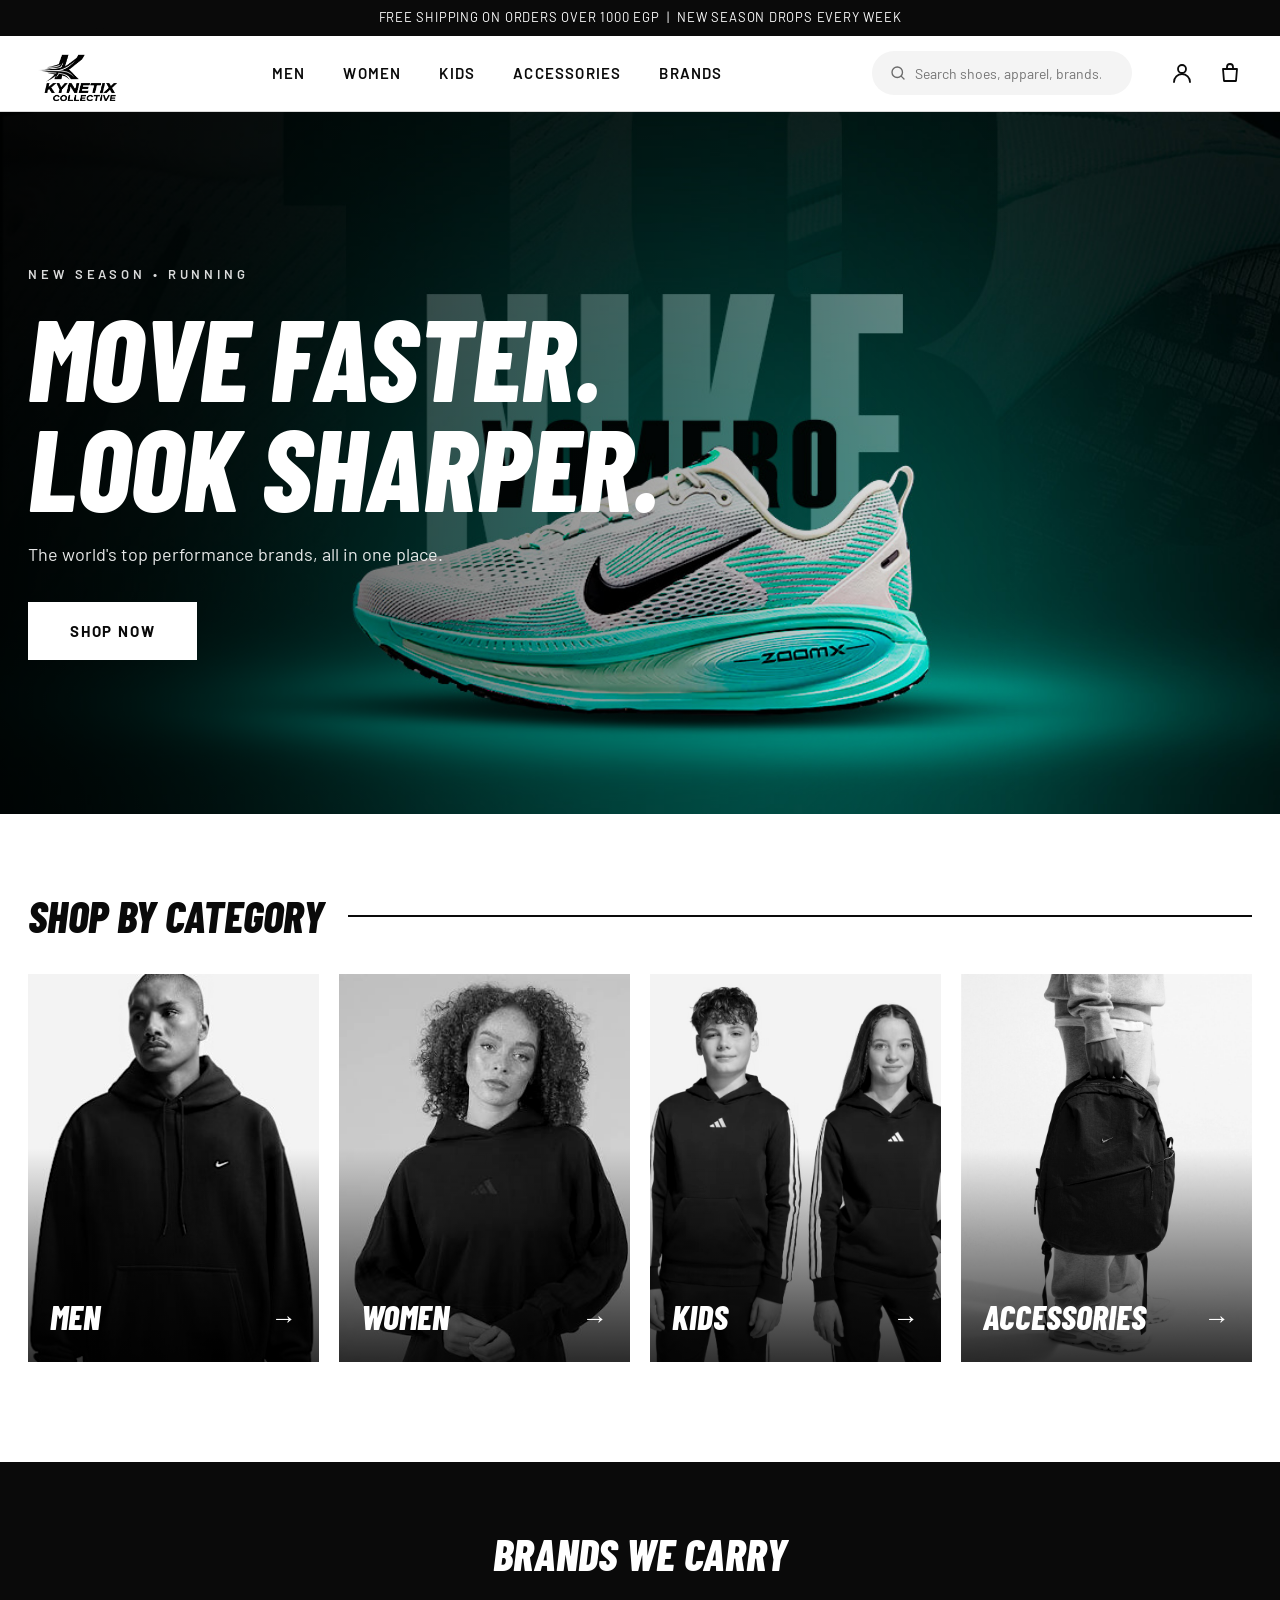
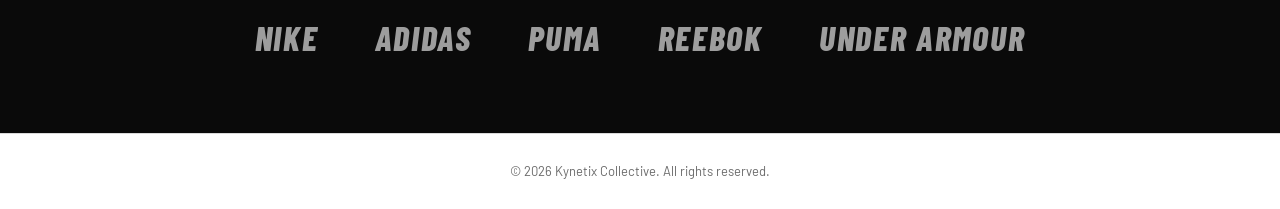
<file: v1.21/index.html>
<!DOCTYPE html>
<html lang="en">
<head>
  <meta charset="UTF-8">
  <meta name="viewport" content="width=device-width, initial-scale=1.0">
  <title>Kynetix Collective | Premium Sportswear</title>
  <meta name="description" content="Shop sportswear from Nike, Adidas, Puma, Reebok and Under Armour at Kynetix Collective.">
  <link rel="preconnect" href="https://fonts.googleapis.com">
  <link rel="preconnect" href="https://fonts.gstatic.com" crossorigin>
  <link href="https://fonts.googleapis.com/css2?family=Barlow:ital,wght@0,400;0,500;0,600;1,700;1,800;1,900&family=Barlow+Condensed:ital,wght@1,700;1,800&display=swap" rel="stylesheet">
  <link rel="stylesheet" href="style.css">
</head>
<body>

  <div class="announce">Free shipping on orders over 1000 EGP &nbsp;|&nbsp; New season drops every week</div>

  <!-- HEADER -->
  <header class="header">
    <div class="header__inner">

      <button class="icon-btn menu-toggle" id="menuToggle" aria-label="Open menu" aria-expanded="false">
        <svg viewBox="0 0 24 24"><path d="M3 6h18M3 12h18M3 18h18"/></svg>
      </button>

      <a href="index.html" class="logo" aria-label="Kynetix Collective home">
        <img src="images/logo.png" alt="Kynetix Collective" id="logoImg">
        <span class="logo__fallback" id="logoFallback" hidden>
          <strong>KYNETIX</strong><small>COLLECTIVE</small>
        </span>
      </a>

      <nav class="nav" id="nav" aria-label="Main">
        <div class="nav-item">
          <a href="shop.html?category=Men">Men</a>
          <div class="dropdown">
            <a href="shop.html?category=Men&sub=Shoes">Shoes</a>
            <a href="shop.html?category=Men&sub=Tops">Tops & T-Shirts</a>
            <a href="shop.html?category=Men&sub=Hoodies">Hoodies & Jackets</a>
            <a href="shop.html?category=Men&sub=Pants">Pants & Shorts</a>
          </div>
        </div>

        <div class="nav-item">
          <a href="shop.html?category=Women">Women</a>
          <div class="dropdown">
            <a href="shop.html?category=Women&sub=Shoes">Shoes</a>
            <a href="shop.html?category=Women&sub=Tops">Tops & Sports Bras</a>
            <a href="shop.html?category=Women&sub=Leggings">Leggings & Shorts</a>
            <a href="shop.html?category=Women&sub=Hoodies">Hoodies & Jackets</a>
          </div>
        </div>

        <div class="nav-item">
          <a href="shop.html?category=Kids">Kids</a>
          <div class="dropdown">
            <a href="shop.html?category=Kids&sub=Shoes">Shoes</a>
            <a href="shop.html?category=Kids&sub=Boys">Boys Clothing</a>
            <a href="shop.html?category=Kids&sub=Girls">Girls Clothing</a>
          </div>
        </div>

        <div class="nav-item">
          <a href="shop.html?category=Accessories">Accessories</a>
          <div class="dropdown">
            <a href="shop.html?category=Accessories&sub=Bags">Bags & Backpacks</a>
            <a href="shop.html?category=Accessories&sub=Hats">Hats & Caps</a>
            <a href="shop.html?category=Accessories&sub=Socks">Socks & Gear</a>
          </div>
        </div>

        <div class="nav-item">
          <a href="shop.html">Brands</a>
          <div class="dropdown">
            <a href="shop.html?brand=Nike">Nike</a>
            <a href="shop.html?brand=Adidas">Adidas</a>
            <a href="shop.html?brand=Puma">Puma</a>
            <a href="shop.html?brand=Reebok">Reebok</a>
            <a href="shop.html?brand=Under Armour">Under Armour</a>
          </div>
        </div>
      </nav>

      <form class="search" role="search" id="searchForm">
        <svg viewBox="0 0 24 24" aria-hidden="true"><circle cx="11" cy="11" r="7"/><path d="M20 20l-3.5-3.5"/></svg>
        <input type="search" id="searchInput" placeholder="Search shoes, apparel, brands..." aria-label="Search">
      </form>

      <div class="actions">
        <button class="icon-btn" id="accountBtn" aria-label="Sign in or log in">
          <svg viewBox="0 0 24 24"><circle cx="12" cy="8" r="4"/><path d="M4 21c0-4.4 3.6-8 8-8s8 3.6 8 8"/></svg>
        </button>
        <button class="icon-btn bag-btn" id="bagBtn" aria-label="Open shopping bag">
          <svg viewBox="0 0 24 24"><path d="M5 8h14l-1 12H6L5 8z"/><path d="M9 8V6a3 3 0 016 0v2"/></svg>
          <span class="bag-count" id="bagCount">0</span>
        </button>
      </div>
    </div>
  </header>

  <main>
    <!-- HERO -->
    <section class="hero" id="hero">
      <img class="hero__img" src="images/hero-shoe.jpg" alt="Colorful running shoe" id="heroImg">
      <div class="hero__overlay"></div>
      <div class="hero__content">
        <p class="eyebrow">New Season &bull; Running</p>
        <h1>Move Faster.<br>Look Sharper.</h1>
        <p class="hero__sub">The world's top performance brands, all in one place.</p>
        <a href="shop.html" class="btn btn--white">Shop Now</a>
      </div>
    </section>

    <!-- CATEGORIES -->
    <section class="section" id="categories">
      <div class="section__head">
        <h2>Shop by Category</h2>
        <span class="line"></span>
      </div>

      <div class="cat-grid">
        <a href="shop.html?category=Men" class="cat" id="men">
          <img src="images/cat-men.jpg" alt="" loading="lazy">
          <div class="cat__label"><span>Men</span><i>&rarr;</i></div>
        </a>
        <a href="shop.html?category=Women" class="cat" id="women">
          <img src="images/cat-women.jpg" alt="" loading="lazy">
          <div class="cat__label"><span>Women</span><i>&rarr;</i></div>
        </a>
        <a href="shop.html?category=Kids" class="cat" id="kids">
          <img src="images/cat-kids.jpg" alt="" loading="lazy">
          <div class="cat__label"><span>Kids</span><i>&rarr;</i></div>
        </a>
        <a href="shop.html?category=Accessories" class="cat" id="accessories">
          <img src="images/cat-accessories.jpg" alt="" loading="lazy">
          <div class="cat__label"><span>Accessories</span><i>&rarr;</i></div>
        </a>
      </div>
    </section>

    <!-- BRANDS -->
    <section class="brands" id="brands">
      <div class="brands__inner">
        <h2>Brands We Carry</h2>
        <ul>
          <li><a href="shop.html?brand=Nike">Nike</a></li>
          <li><a href="shop.html?brand=Adidas">Adidas</a></li>
          <li><a href="shop.html?brand=Puma">Puma</a></li>
          <li><a href="shop.html?brand=Reebok">Reebok</a></li>
          <li><a href="shop.html?brand=Under Armour">Under Armour</a></li>
        </ul>
      </div>
    </section>
  </main>

  <footer class="footer">
    <p>&copy; <span id="year"></span> Kynetix Collective. All rights reserved.</p>
  </footer>

  <!-- BAG DRAWER -->
  <div class="overlay" id="overlay"></div>
  <aside class="drawer" id="bagDrawer" aria-hidden="true" aria-label="Shopping bag">
    <div class="drawer__head">
      <h3>Your Bag</h3>
      <button class="icon-btn" id="closeBag" aria-label="Close bag">
        <svg viewBox="0 0 24 24"><path d="M5 5l14 14M19 5L5 19"/></svg>
      </button>
    </div>
    <div class="drawer__body" id="bagItems"></div>
    <div class="drawer__foot">
      <div class="total"><span>Subtotal</span><strong id="bagTotal">0.00 EGP</strong></div>
      <button class="btn btn--black btn--full" id="checkoutBtn">Checkout</button>
    </div>
  </aside>

  <!-- ACCOUNT MODAL -->
  <div class="modal" id="authModal" aria-hidden="true" role="dialog" aria-label="Account">
    <div class="modal__box">
      <button class="icon-btn modal__close" id="closeAuth" aria-label="Close">
        <svg viewBox="0 0 24 24"><path d="M5 5l14 14M19 5L5 19"/></svg>
      </button>
      <div class="tabs">
        <button class="tab is-active" data-tab="login">Log In</button>
        <button class="tab" data-tab="signup">Sign Up</button>
      </div>
      <form class="auth-form" id="loginForm">
        <label>Email<input type="email" required placeholder="you@example.com"></label>
        <label>Password<input type="password" required placeholder="••••••••"></label>
        <button class="btn btn--black btn--full" type="submit">Log In</button>
      </form>
      <form class="auth-form" id="signupForm" hidden>
        <label>Full name<input type="text" required placeholder="Your name"></label>
        <label>Email<input type="email" required placeholder="you@example.com"></label>
        <label>Password<input type="password" required minlength="6" placeholder="At least 6 characters"></label>
        <button class="btn btn--black btn--full" type="submit">Create Account</button>
      </form>
    </div>
  </div>

  <div class="toast" id="toast" role="status"></div>

  <script src="script.js"></script>
</body>
</html>
</file>
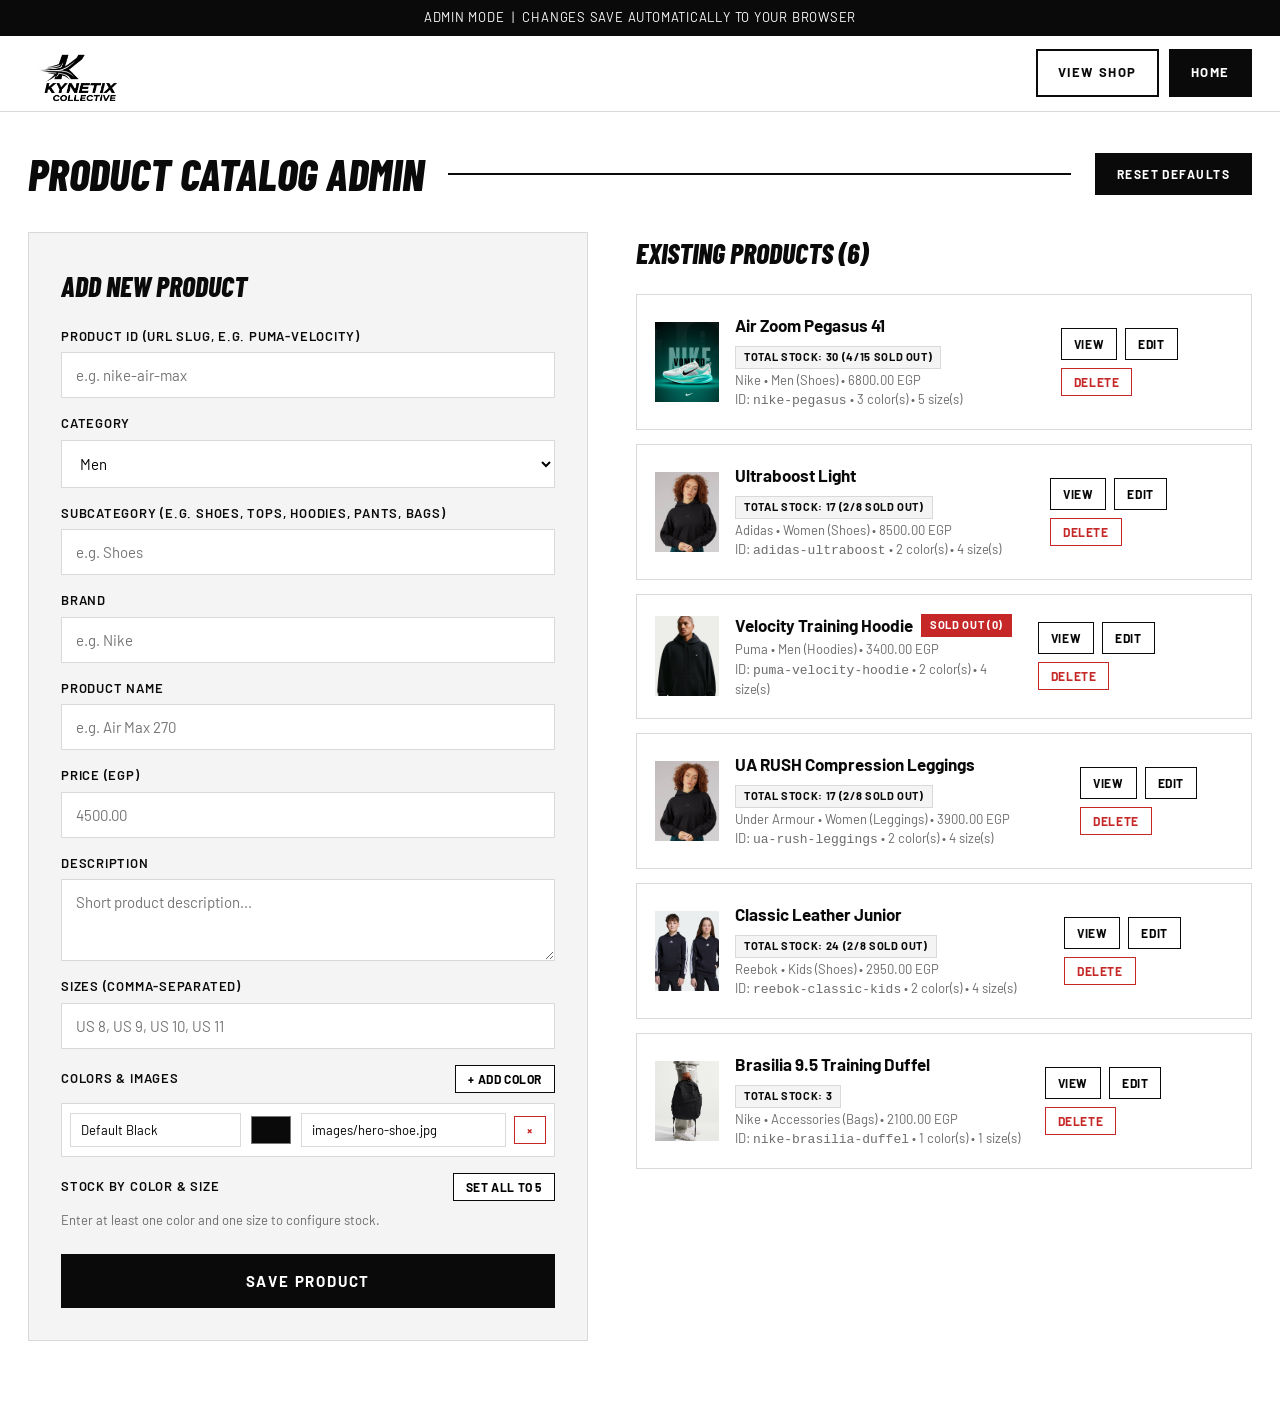
<file: v1.21/admin.html>
<!DOCTYPE html>
<html lang="en">
<head>
  <meta charset="UTF-8">
  <meta name="viewport" content="width=device-width, initial-scale=1.0">
  <title>Admin Dashboard | Kynetix Collective</title>
  <link rel="preconnect" href="https://fonts.googleapis.com">
  <link rel="preconnect" href="https://fonts.gstatic.com" crossorigin>
  <link href="https://fonts.googleapis.com/css2?family=Barlow:ital,wght@0,400;0,500;0,600;1,700;1,800;1,900&family=Barlow+Condensed:ital,wght@1,700;1,800&display=swap" rel="stylesheet">
  <link rel="stylesheet" href="style.css">
</head>
<body>

  <div class="announce">Admin Mode &nbsp;|&nbsp; Changes save automatically to your browser</div>

  <header class="header">
    <div class="header__inner">
      <a href="index.html" class="logo" aria-label="Kynetix Collective home">
        <img src="images/logo.png" alt="Kynetix Collective" id="logoImg">
        <span class="logo__fallback" id="logoFallback" hidden>
          <strong>KYNETIX</strong><small>COLLECTIVE</small>
        </span>
      </a>
      <div style="flex:1"></div>
      <div style="display:flex; gap:10px;"><a href="shop.html" class="btn" style="padding: 12px 20px; font-size: 13px;">View Shop</a><a href="index.html" class="btn btn--black" style="padding: 12px 20px; font-size: 13px;">Home</a></div>
    </div>
  </header>

  <main class="section admin-page">
    <div class="section__head">
      <h2>Product Catalog Admin</h2>
      <span class="line"></span>
      <button type="button" class="btn btn--black" id="resetCatalogBtn" style="padding: 12px 20px; font-size: 12px;">Reset Defaults</button>
    </div>

    <div class="admin-layout">
      <!-- FORM: ADD / EDIT PRODUCT -->
      <div class="admin-card">
        <h3 id="adminFormTitle">Add New Product</h3>
        <form id="adminProductForm" class="auth-form">
          <input type="hidden" id="editOriginalId">

          <label>Product ID (URL Slug, e.g. puma-velocity)
            <input type="text" id="prodIdInput" required placeholder="e.g. nike-air-max">
          </label>

          <label>Category
            <select id="prodCategoryInput" required style="padding:13px 14px; border:1.5px solid var(--grey-300); font-size:15px; font-family:inherit; background:var(--white);">
              <option value="Men">Men</option>
              <option value="Women">Women</option>
              <option value="Kids">Kids</option>
              <option value="Accessories">Accessories</option>
            </select>
          </label>

          <label>Subcategory (e.g. Shoes, Tops, Hoodies, Pants, Bags)
            <input type="text" id="prodSubInput" required placeholder="e.g. Shoes">
          </label>

          <label>Brand
            <input type="text" id="prodBrandInput" required placeholder="e.g. Nike">
          </label>

          <label>Product Name
            <input type="text" id="prodNameInput" required placeholder="e.g. Air Max 270">
          </label>

          <label>Price (EGP)
            <input type="number" id="prodPriceInput" step="0.01" min="0" required placeholder="4500.00">
          </label>

          <label>Description
            <textarea id="prodDescInput" rows="3" required placeholder="Short product description..."></textarea>
          </label>

          <label>Sizes (comma-separated)
            <input type="text" id="prodSizesInput" required placeholder="US 8, US 9, US 10, US 11">
          </label>

          <div class="admin-colors-wrap">
            <div class="admin-colors-head">
              <label style="margin:0;">Colors & Images</label>
              <button type="button" class="btn-small" id="addColorRowBtn">+ Add Color</button>
            </div>
            <div id="colorRowsContainer"></div>
          </div>

          <div class="admin-stock-matrix-wrap">
            <div class="admin-colors-head">
              <label style="margin:0;">Stock by Color & Size</label>
              <button type="button" class="btn-small" id="fillStockBtn">Set All to 5</button>
            </div>
            <div id="variantStockContainer" class="variant-stock-list"></div>
          </div>

          <div style="display: flex; gap: 10px; margin-top: 8px;">
            <button type="submit" class="btn btn--black" style="flex:1;" id="saveProdBtn">Save Product</button>
            <button type="button" class="btn" id="cancelEditBtn" hidden style="padding: 16px 20px;">Cancel</button>
          </div>
        </form>
      </div>

      <!-- LIST: EXISTING PRODUCTS -->
      <div class="admin-list-wrap">
        <h3>Existing Products (<span id="prodCount">0</span>)</h3>
        <div id="adminProductList" class="admin-list"></div>
      </div>
    </div>
  </main>

  <div class="toast" id="toast" role="status"></div>

  <script src="script.js"></script>
</body>
</html>
</file>
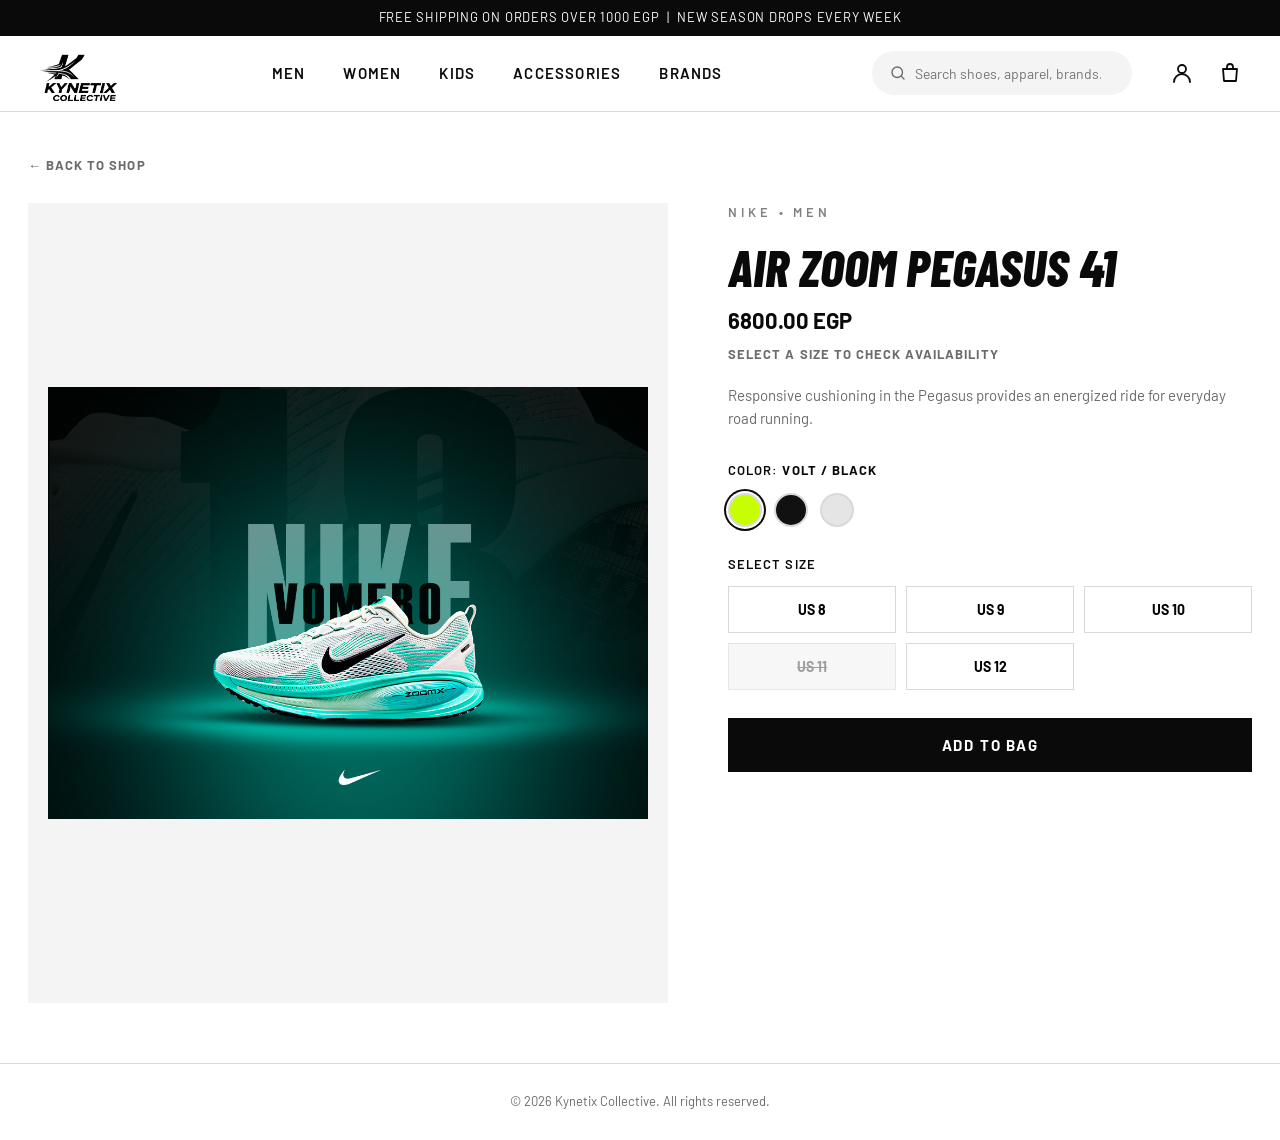
<file: v1.21/product.html>
<!DOCTYPE html>
<html lang="en">
<head>
  <meta charset="UTF-8">
  <meta name="viewport" content="width=device-width, initial-scale=1.0">
  <title>Product | Kynetix Collective</title>
  <meta name="description" content="Shop sportswear from Nike, Adidas, Puma, Reebok and Under Armour at Kynetix Collective.">
  <link rel="preconnect" href="https://fonts.googleapis.com">
  <link rel="preconnect" href="https://fonts.gstatic.com" crossorigin>
  <link href="https://fonts.googleapis.com/css2?family=Barlow:ital,wght@0,400;0,500;0,600;1,700;1,800;1,900&family=Barlow+Condensed:ital,wght@1,700;1,800&display=swap" rel="stylesheet">
  <link rel="stylesheet" href="style.css">
</head>
<body>

  <div class="announce">Free shipping on orders over 1000 EGP &nbsp;|&nbsp; New season drops every week</div>

  <!-- HEADER -->
  <header class="header">
    <div class="header__inner">

      <button class="icon-btn menu-toggle" id="menuToggle" aria-label="Open menu" aria-expanded="false">
        <svg viewBox="0 0 24 24"><path d="M3 6h18M3 12h18M3 18h18"/></svg>
      </button>

      <a href="index.html" class="logo" aria-label="Kynetix Collective home">
        <img src="images/logo.png" alt="Kynetix Collective" id="logoImg">
        <span class="logo__fallback" id="logoFallback" hidden>
          <strong>KYNETIX</strong><small>COLLECTIVE</small>
        </span>
      </a>

      <nav class="nav" id="nav" aria-label="Main">
        <div class="nav-item">
          <a href="shop.html?category=Men">Men</a>
          <div class="dropdown">
            <a href="shop.html?category=Men&sub=Shoes">Shoes</a>
            <a href="shop.html?category=Men&sub=Tops">Tops & T-Shirts</a>
            <a href="shop.html?category=Men&sub=Hoodies">Hoodies & Jackets</a>
            <a href="shop.html?category=Men&sub=Pants">Pants & Shorts</a>
          </div>
        </div>

        <div class="nav-item">
          <a href="shop.html?category=Women">Women</a>
          <div class="dropdown">
            <a href="shop.html?category=Women&sub=Shoes">Shoes</a>
            <a href="shop.html?category=Women&sub=Tops">Tops & Sports Bras</a>
            <a href="shop.html?category=Women&sub=Leggings">Leggings & Shorts</a>
            <a href="shop.html?category=Women&sub=Hoodies">Hoodies & Jackets</a>
          </div>
        </div>

        <div class="nav-item">
          <a href="shop.html?category=Kids">Kids</a>
          <div class="dropdown">
            <a href="shop.html?category=Kids&sub=Shoes">Shoes</a>
            <a href="shop.html?category=Kids&sub=Boys">Boys Clothing</a>
            <a href="shop.html?category=Kids&sub=Girls">Girls Clothing</a>
          </div>
        </div>

        <div class="nav-item">
          <a href="shop.html?category=Accessories">Accessories</a>
          <div class="dropdown">
            <a href="shop.html?category=Accessories&sub=Bags">Bags & Backpacks</a>
            <a href="shop.html?category=Accessories&sub=Hats">Hats & Caps</a>
            <a href="shop.html?category=Accessories&sub=Socks">Socks & Gear</a>
          </div>
        </div>

        <div class="nav-item">
          <a href="shop.html">Brands</a>
          <div class="dropdown">
            <a href="shop.html?brand=Nike">Nike</a>
            <a href="shop.html?brand=Adidas">Adidas</a>
            <a href="shop.html?brand=Puma">Puma</a>
            <a href="shop.html?brand=Reebok">Reebok</a>
            <a href="shop.html?brand=Under Armour">Under Armour</a>
          </div>
        </div>
      </nav>

      <form class="search" role="search" id="searchForm">
        <svg viewBox="0 0 24 24" aria-hidden="true"><circle cx="11" cy="11" r="7"/><path d="M20 20l-3.5-3.5"/></svg>
        <input type="search" id="searchInput" placeholder="Search shoes, apparel, brands..." aria-label="Search">
      </form>

      <div class="actions">
        <button class="icon-btn" id="accountBtn" aria-label="Sign in or log in">
          <svg viewBox="0 0 24 24"><circle cx="12" cy="8" r="4"/><path d="M4 21c0-4.4 3.6-8 8-8s8 3.6 8 8"/></svg>
        </button>
        <button class="icon-btn bag-btn" id="bagBtn" aria-label="Open shopping bag">
          <svg viewBox="0 0 24 24"><path d="M5 8h14l-1 12H6L5 8z"/><path d="M9 8V6a3 3 0 016 0v2"/></svg>
          <span class="bag-count" id="bagCount">0</span>
        </button>
      </div>
    </div>
  </header>

  <main class="section product-page">
    <a href="shop.html" class="back-link">&larr; Back to Shop</a>

    <div class="product-layout">
      <!-- Product Image -->
      <div class="product-gallery">
        <img id="prodImg" src="" alt="">
      </div>

      <!-- Product Details & Options -->
      <div class="product-info">
        <p class="eyebrow" id="prodBrand" style="color: var(--grey-600);"></p>
        <h1 id="prodTitle"></h1>
        <p class="product-price" id="prodPrice"></p>
        <p class="stock-status" id="prodStockStatus"></p>
        <p class="product-desc" id="prodDesc"></p>

        <!-- Color Picker -->
        <div class="option-group">
          <label>Color: <strong id="selectedColorName"></strong></label>
          <div class="color-swatches" id="colorOptions"></div>
        </div>

        <!-- Size Picker -->
        <div class="option-group">
          <label>Select Size</label>
          <div class="size-grid" id="sizeOptions"></div>
        </div>

        <button class="btn btn--black btn--full" id="addToCartBtn">Add to Bag</button>
      </div>
    </div>
  </main>

  <footer class="footer">
    <p>&copy; <span id="year"></span> Kynetix Collective. All rights reserved.</p>
  </footer>

  <!-- BAG DRAWER -->
  <div class="overlay" id="overlay"></div>
  <aside class="drawer" id="bagDrawer" aria-hidden="true" aria-label="Shopping bag">
    <div class="drawer__head">
      <h3>Your Bag</h3>
      <button class="icon-btn" id="closeBag" aria-label="Close bag">
        <svg viewBox="0 0 24 24"><path d="M5 5l14 14M19 5L5 19"/></svg>
      </button>
    </div>
    <div class="drawer__body" id="bagItems"></div>
    <div class="drawer__foot">
      <div class="total"><span>Subtotal</span><strong id="bagTotal">0.00 EGP</strong></div>
      <button class="btn btn--black btn--full" id="checkoutBtn">Checkout</button>
    </div>
  </aside>

  <!-- ACCOUNT MODAL -->
  <div class="modal" id="authModal" aria-hidden="true" role="dialog" aria-label="Account">
    <div class="modal__box">
      <button class="icon-btn modal__close" id="closeAuth" aria-label="Close">
        <svg viewBox="0 0 24 24"><path d="M5 5l14 14M19 5L5 19"/></svg>
      </button>
      <div class="tabs">
        <button class="tab is-active" data-tab="login">Log In</button>
        <button class="tab" data-tab="signup">Sign Up</button>
      </div>
      <form class="auth-form" id="loginForm">
        <label>Email<input type="email" required placeholder="you@example.com"></label>
        <label>Password<input type="password" required placeholder="••••••••"></label>
        <button class="btn btn--black btn--full" type="submit">Log In</button>
      </form>
      <form class="auth-form" id="signupForm" hidden>
        <label>Full name<input type="text" required placeholder="Your name"></label>
        <label>Email<input type="email" required placeholder="you@example.com"></label>
        <label>Password<input type="password" required minlength="6" placeholder="At least 6 characters"></label>
        <button class="btn btn--black btn--full" type="submit">Create Account</button>
      </form>
    </div>
  </div>

  <div class="toast" id="toast" role="status"></div>

  <script src="script.js"></script>
</body>
</html>
</file>
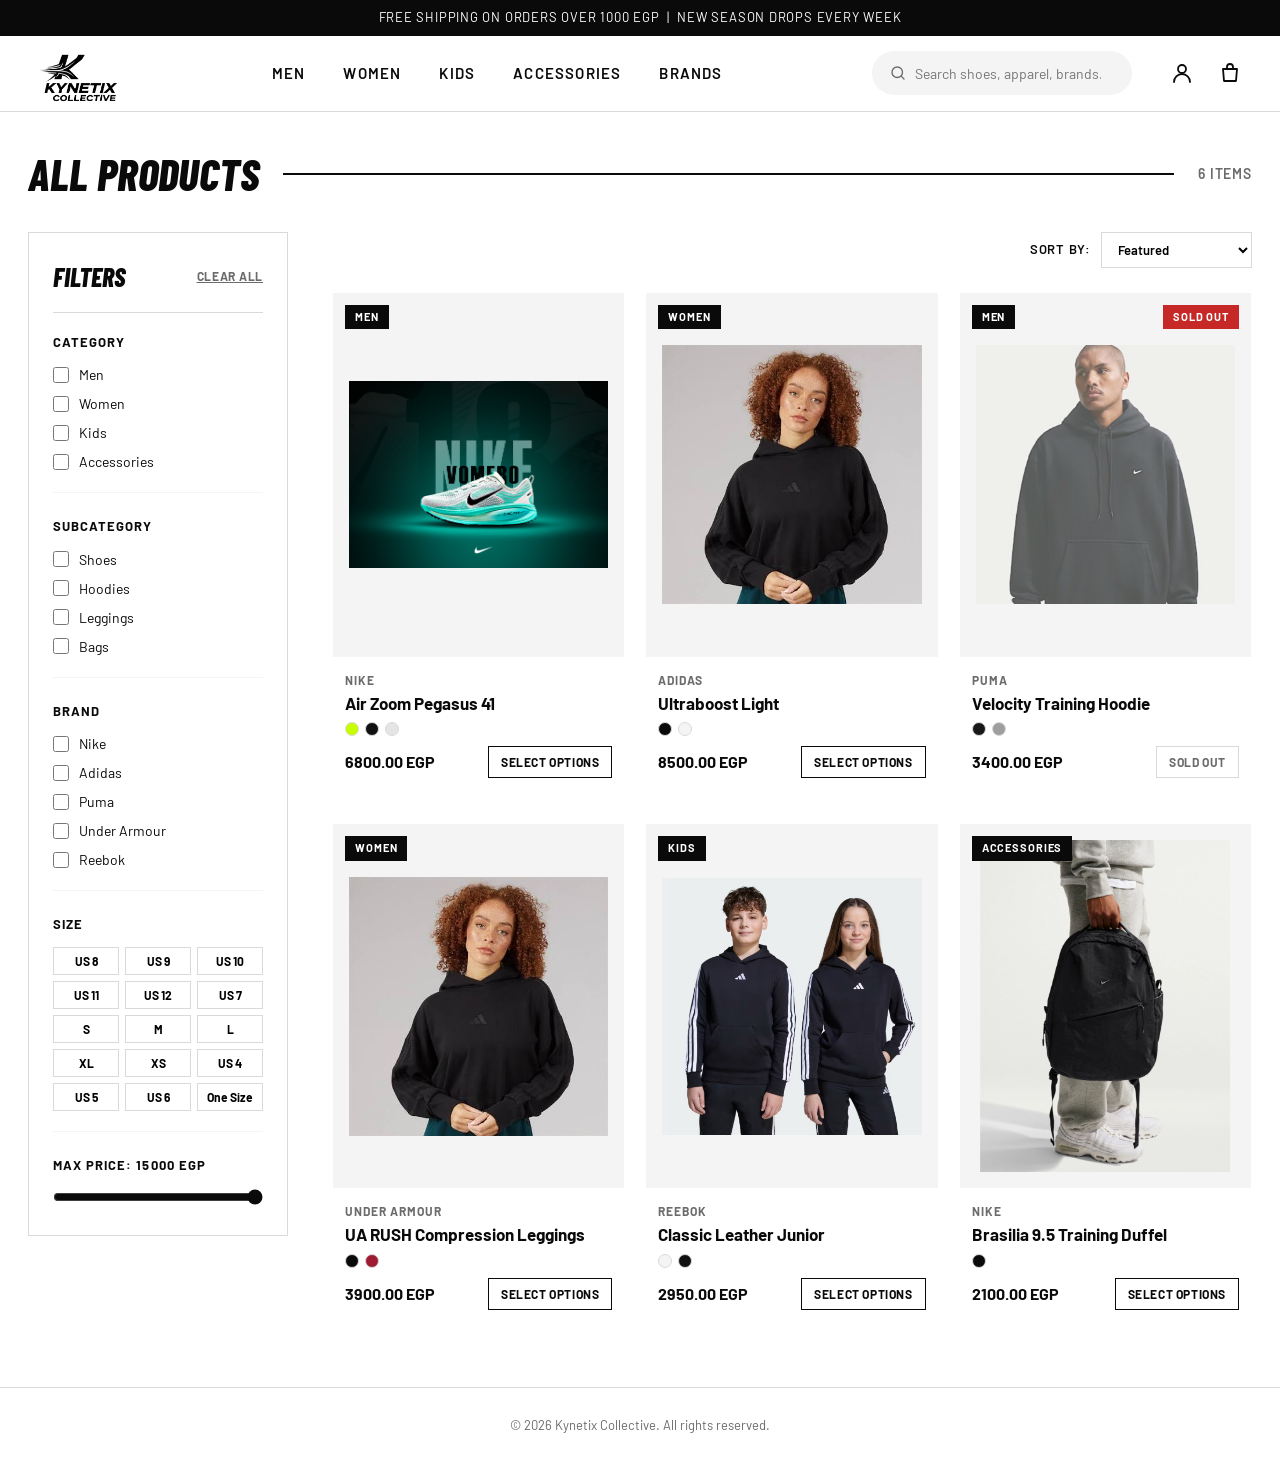
<file: v1.21/shop.html>
<!DOCTYPE html>
<html lang="en">
<head>
  <meta charset="UTF-8">
  <meta name="viewport" content="width=device-width, initial-scale=1.0">
  <title>Shop All | Kynetix Collective</title>
  <meta name="description" content="Browse and filter premium sportswear from Nike, Adidas, Puma, Reebok and Under Armour.">
  <link rel="preconnect" href="https://fonts.googleapis.com">
  <link rel="preconnect" href="https://fonts.gstatic.com" crossorigin>
  <link href="https://fonts.googleapis.com/css2?family=Barlow:ital,wght@0,400;0,500;0,600;1,700;1,800;1,900&family=Barlow+Condensed:ital,wght@1,700;1,800&display=swap" rel="stylesheet">
  <link rel="stylesheet" href="style.css">
</head>
<body>

  <div class="announce">Free shipping on orders over 1000 EGP &nbsp;|&nbsp; New season drops every week</div>

  <!-- HEADER -->
  <header class="header">
    <div class="header__inner">

      <button class="icon-btn menu-toggle" id="menuToggle" aria-label="Open menu" aria-expanded="false">
        <svg viewBox="0 0 24 24"><path d="M3 6h18M3 12h18M3 18h18"/></svg>
      </button>

      <a href="index.html" class="logo" aria-label="Kynetix Collective home">
        <img src="images/logo.png" alt="Kynetix Collective" id="logoImg">
        <span class="logo__fallback" id="logoFallback" hidden>
          <strong>KYNETIX</strong><small>COLLECTIVE</small>
        </span>
      </a>

      <nav class="nav" id="nav" aria-label="Main">
        <div class="nav-item">
          <a href="shop.html?category=Men">Men</a>
          <div class="dropdown">
            <a href="shop.html?category=Men&sub=Shoes">Shoes</a>
            <a href="shop.html?category=Men&sub=Tops">Tops & T-Shirts</a>
            <a href="shop.html?category=Men&sub=Hoodies">Hoodies & Jackets</a>
            <a href="shop.html?category=Men&sub=Pants">Pants & Shorts</a>
          </div>
        </div>

        <div class="nav-item">
          <a href="shop.html?category=Women">Women</a>
          <div class="dropdown">
            <a href="shop.html?category=Women&sub=Shoes">Shoes</a>
            <a href="shop.html?category=Women&sub=Tops">Tops & Sports Bras</a>
            <a href="shop.html?category=Women&sub=Leggings">Leggings & Shorts</a>
            <a href="shop.html?category=Women&sub=Hoodies">Hoodies & Jackets</a>
          </div>
        </div>

        <div class="nav-item">
          <a href="shop.html?category=Kids">Kids</a>
          <div class="dropdown">
            <a href="shop.html?category=Kids&sub=Shoes">Shoes</a>
            <a href="shop.html?category=Kids&sub=Boys">Boys Clothing</a>
            <a href="shop.html?category=Kids&sub=Girls">Girls Clothing</a>
          </div>
        </div>

        <div class="nav-item">
          <a href="shop.html?category=Accessories">Accessories</a>
          <div class="dropdown">
            <a href="shop.html?category=Accessories&sub=Bags">Bags & Backpacks</a>
            <a href="shop.html?category=Accessories&sub=Hats">Hats & Caps</a>
            <a href="shop.html?category=Accessories&sub=Socks">Socks & Gear</a>
          </div>
        </div>

        <div class="nav-item">
          <a href="shop.html">Brands</a>
          <div class="dropdown">
            <a href="shop.html?brand=Nike">Nike</a>
            <a href="shop.html?brand=Adidas">Adidas</a>
            <a href="shop.html?brand=Puma">Puma</a>
            <a href="shop.html?brand=Reebok">Reebok</a>
            <a href="shop.html?brand=Under Armour">Under Armour</a>
          </div>
        </div>
      </nav>

      <form class="search" role="search" id="searchForm">
        <svg viewBox="0 0 24 24" aria-hidden="true"><circle cx="11" cy="11" r="7"/><path d="M20 20l-3.5-3.5"/></svg>
        <input type="search" id="searchInput" placeholder="Search shoes, apparel, brands..." aria-label="Search">
      </form>

      <div class="actions">
        <button class="icon-btn" id="accountBtn" aria-label="Sign in or log in">
          <svg viewBox="0 0 24 24"><circle cx="12" cy="8" r="4"/><path d="M4 21c0-4.4 3.6-8 8-8s8 3.6 8 8"/></svg>
        </button>
        <button class="icon-btn bag-btn" id="bagBtn" aria-label="Open shopping bag">
          <svg viewBox="0 0 24 24"><path d="M5 8h14l-1 12H6L5 8z"/><path d="M9 8V6a3 3 0 016 0v2"/></svg>
          <span class="bag-count" id="bagCount">0</span>
        </button>
      </div>
    </div>
  </header>

  <main class="section shop-page">
    <div class="section__head">
      <h2 id="shopHeading">All Products</h2>
      <span class="line"></span>
      <span class="shop-count" id="shopResultCount">0 items</span>
    </div>

    <div class="shop-layout">
      <!-- SIDEBAR FILTERS -->
      <aside class="shop-sidebar" aria-label="Product filters">
        <div class="sidebar-top">
          <h3>Filters</h3>
          <button type="button" class="clear-filters-btn" id="clearFiltersBtn">Clear All</button>
        </div>

        <div class="filter-group">
          <h4>Category</h4>
          <div id="filterCategories" class="filter-options"></div>
        </div>

        <div class="filter-group">
          <h4>Subcategory</h4>
          <div id="filterSubcategories" class="filter-options"></div>
        </div>

        <div class="filter-group">
          <h4>Brand</h4>
          <div id="filterBrands" class="filter-options"></div>
        </div>

        <div class="filter-group">
          <h4>Size</h4>
          <div id="filterSizes" class="filter-size-grid"></div>
        </div>

        <div class="filter-group">
          <h4>Max Price: <span id="maxPriceLabel">15000</span> EGP</h4>
          <input type="range" id="filterMaxPrice" min="500" max="15000" step="250" value="15000" class="price-slider">
        </div>
      </aside>

      <!-- PRODUCT GRID -->
      <div class="shop-main">
        <div class="shop-toolbar">
          <button type="button" class="btn-small mobile-filter-toggle" id="mobileFilterToggle">Filter Products</button>
          <div class="sort-wrap">
            <label for="shopSort">Sort by:</label>
            <select id="shopSort">
              <option value="featured">Featured</option>
              <option value="price-asc">Price: Low to High</option>
              <option value="price-desc">Price: High to Low</option>
              <option value="name-asc">Name: A–Z</option>
            </select>
          </div>
        </div>

        <div class="product-grid" id="shopProductGrid"></div>
      </div>
    </div>
  </main>

  <footer class="footer">
    <p>&copy; <span id="year"></span> Kynetix Collective. All rights reserved.</p>
  </footer>

  <!-- BAG DRAWER -->
  <div class="overlay" id="overlay"></div>
  <aside class="drawer" id="bagDrawer" aria-hidden="true" aria-label="Shopping bag">
    <div class="drawer__head">
      <h3>Your Bag</h3>
      <button class="icon-btn" id="closeBag" aria-label="Close bag">
        <svg viewBox="0 0 24 24"><path d="M5 5l14 14M19 5L5 19"/></svg>
      </button>
    </div>
    <div class="drawer__body" id="bagItems"></div>
    <div class="drawer__foot">
      <div class="total"><span>Subtotal</span><strong id="bagTotal">0.00 EGP</strong></div>
      <button class="btn btn--black btn--full" id="checkoutBtn">Checkout</button>
    </div>
  </aside>

  <!-- ACCOUNT MODAL -->
  <div class="modal" id="authModal" aria-hidden="true" role="dialog" aria-label="Account">
    <div class="modal__box">
      <button class="icon-btn modal__close" id="closeAuth" aria-label="Close">
        <svg viewBox="0 0 24 24"><path d="M5 5l14 14M19 5L5 19"/></svg>
      </button>
      <div class="tabs">
        <button class="tab is-active" data-tab="login">Log In</button>
        <button class="tab" data-tab="signup">Sign Up</button>
      </div>
      <form class="auth-form" id="loginForm">
        <label>Email<input type="email" required placeholder="you@example.com"></label>
        <label>Password<input type="password" required placeholder="••••••••"></label>
        <button class="btn btn--black btn--full" type="submit">Log In</button>
      </form>
      <form class="auth-form" id="signupForm" hidden>
        <label>Full name<input type="text" required placeholder="Your name"></label>
        <label>Email<input type="email" required placeholder="you@example.com"></label>
        <label>Password<input type="password" required minlength="6" placeholder="At least 6 characters"></label>
        <button class="btn btn--black btn--full" type="submit">Create Account</button>
      </form>
    </div>
  </div>

  <div class="toast" id="toast" role="status"></div>

  <script src="script.js"></script>
</body>
</html>
</file>
<file: v1.21/style.css>
:root {
  --black: #0a0a0a;
  --white: #ffffff;
  --grey-100: #f4f4f4;
  --grey-300: #d9d9d9;
  --grey-600: #6b6b6b;
  --red: #c62828;
  --green: #1b7a3d;
  --header-h: 76px;
  --font: 'Barlow', 'Helvetica Neue', Arial, sans-serif;
  --font-display: 'Barlow Condensed', 'Barlow', Impact, sans-serif;
}

* { box-sizing: border-box; margin: 0; padding: 0; }
html { scroll-behavior: smooth; }
body { font-family: var(--font); color: var(--black); background: var(--white); line-height: 1.5; -webkit-font-smoothing: antialiased; }
a { color: inherit; text-decoration: none; }
ul { list-style: none; }
img { display: block; max-width: 100%; }
button { font-family: inherit; cursor: pointer; }
[hidden] { display: none !important; }

/* Icons */
svg { width: 24px; height: 24px; fill: none; stroke: currentColor; stroke-width: 1.8; stroke-linecap: round; stroke-linejoin: round; }

/* Announcement bar */
.announce { background: var(--black); color: var(--white); text-align: center; font-size: 13px; letter-spacing: .06em; padding: 8px 12px; text-transform: uppercase; }

/* Header */
.header { position: sticky; top: 0; z-index: 50; background: var(--white); border-bottom: 1px solid var(--grey-300); height: var(--header-h); }
.header__inner { max-width: 1400px; height: 100%; margin: 0 auto; padding: 0 28px; display: flex; align-items: center; gap: 28px; }

.logo { display: flex; align-items: center; flex-shrink: 0; }
.logo img { height: 104px; width: auto; }
.logo__fallback { display: flex; flex-direction: column; line-height: 1; font-style: italic; font-weight: 800; }
.logo__fallback strong { font-size: 28px; letter-spacing: .02em; }
.logo__fallback small { font-size: 11px; letter-spacing: .25em; align-self: flex-end; }

.nav { display: flex; gap: 6px; flex: 1; justify-content: center; }
.nav a { position: relative; padding: 8px 16px; font-weight: 600; font-size: 15px; text-transform: uppercase; letter-spacing: .08em; }
.nav a::after { content: ''; position: absolute; left: 16px; right: 16px; bottom: 2px; height: 2px; background: var(--black); transform: scaleX(0); transform-origin: left; transition: transform .25s; }
.nav a:hover::after { transform: scaleX(1); }

/* Dropdown Menus */
.nav-item { position: relative; display: flex; align-items: center; }

.dropdown {
  position: absolute;
  top: 100%;
  left: 0;
  min-width: 210px;
  background: var(--white);
  border: 1px solid var(--grey-300);
  box-shadow: 0 12px 24px rgba(0, 0, 0, 0.08);
  padding: 8px 0;
  display: flex;
  flex-direction: column;
  opacity: 0;
  visibility: hidden;
  transform: translateY(8px);
  transition: opacity 0.2s ease, transform 0.2s ease, visibility 0.2s;
  z-index: 60;
}

.nav-item:hover .dropdown {
  opacity: 1;
  visibility: visible;
  transform: translateY(0);
}

.dropdown a {
  padding: 10px 20px;
  font-size: 13px;
  font-weight: 500;
  text-transform: none;
  letter-spacing: 0.02em;
  color: var(--grey-600);
  transition: background 0.15s, color 0.15s, padding-left 0.15s;
}

.dropdown a::after { display: none; }

.dropdown a:hover {
  background: var(--grey-100);
  color: var(--black);
  padding-left: 24px;
}

.search { display: flex; align-items: center; gap: 8px; background: var(--grey-100); border: 1.5px solid transparent; border-radius: 999px; padding: 0 16px; height: 44px; width: 260px; transition: border-color .2s, background .2s, width .3s; }
.search:focus-within { border-color: var(--black); background: var(--white); width: 300px; }
.search svg { width: 18px; height: 18px; color: var(--grey-600); flex-shrink: 0; }
.search input { border: none; background: transparent; outline: none; width: 100%; font-size: 14px; font-family: inherit; }

.actions { display: flex; gap: 4px; }
.icon-btn { background: none; border: none; width: 44px; height: 44px; display: grid; place-items: center; border-radius: 50%; color: var(--black); position: relative; transition: background .2s; }
.icon-btn:hover { background: var(--grey-100); }
.bag-count { position: absolute; top: 4px; right: 2px; min-width: 18px; height: 18px; padding: 0 5px; border-radius: 999px; background: var(--black); color: var(--white); font-size: 11px; font-weight: 700; display: grid; place-items: center; transform: scale(0); transition: transform .2s; }
.bag-count.has-items { transform: scale(1); }
.menu-toggle { display: none; }

/* Buttons */
.btn { display: inline-block; padding: 16px 40px; font-weight: 700; font-size: 15px; letter-spacing: .12em; text-transform: uppercase; border: 2px solid var(--black); border-radius: 0; transition: transform .2s, background .2s, color .2s; }
.btn--white { background: var(--white); color: var(--black); border-color: var(--white); }
.btn--white:hover { background: var(--black); color: var(--white); transform: translateY(-2px); }
.btn--black { background: var(--black); color: var(--white); }
.btn--black:hover { background: var(--white); color: var(--black); }
.btn--full { width: 100%; text-align: center; }
.btn.is-disabled, .btn:disabled {
  background: var(--grey-300);
  border-color: var(--grey-300);
  color: var(--grey-600);
  cursor: not-allowed;
  transform: none;
}

/* Hero */
.hero { position: relative; min-height: min(78vh, 760px); background: var(--black); overflow: hidden; display: flex; align-items: center; }
.hero__img { position: absolute; inset: 0; width: 100%; height: 100%; object-fit: cover; object-position: center; }
.hero__overlay { position: absolute; inset: 0; background: linear-gradient(90deg, rgba(0,0,0,.78) 0%, rgba(0,0,0,.35) 50%, rgba(0,0,0,0) 80%); }
.hero__content { position: relative; max-width: 1400px; width: 100%; margin: 0 auto; padding: 60px 28px; color: var(--white); }
.eyebrow { text-transform: uppercase; letter-spacing: .3em; font-size: 13px; font-weight: 600; margin-bottom: 18px; opacity: .85; }
.hero h1 { font-family: var(--font-display); font-style: italic; font-weight: 800; font-size: clamp(52px, 9vw, 120px); line-height: .95; text-transform: uppercase; margin-bottom: 20px; }
.hero__sub { font-size: 18px; max-width: 420px; margin-bottom: 34px; opacity: .9; }

/* Sections */
.section { max-width: 1400px; margin: 0 auto; padding: 80px 28px 60px; }
.section__head { display: flex; align-items: center; gap: 24px; margin-bottom: 36px; }
.section__head h2, .brands h2 { font-family: var(--font-display); font-style: italic; font-weight: 800; font-size: 44px; text-transform: uppercase; line-height: 1; white-space: nowrap; }
.line { flex: 1; height: 2px; background: var(--black); }

.cat-grid { display: grid; grid-template-columns: repeat(4, 1fr); gap: 20px; }
.cat { position: relative; aspect-ratio: 3 / 4; background: var(--black); overflow: hidden; display: block; }
.cat img { width: 100%; height: 100%; object-fit: cover; filter: grayscale(1) contrast(1.05); transition: transform .5s, filter .4s; }
.cat::after { content: ''; position: absolute; inset: 0; background: linear-gradient(to top, rgba(0,0,0,.8), rgba(0,0,0,0) 55%); }
.cat:hover img { transform: scale(1.07); filter: grayscale(0) contrast(1); }
.cat__label { position: absolute; left: 22px; right: 22px; bottom: 20px; z-index: 2; display: flex; justify-content: space-between; align-items: center; color: var(--white); }
.cat__label span { font-family: var(--font-display); font-style: italic; font-weight: 800; font-size: 34px; text-transform: uppercase; }
.cat__label i { font-style: normal; font-size: 26px; transition: transform .25s; }
.cat:hover .cat__label i { transform: translateX(8px); }

/* Brands */
.brands { background: var(--black); color: var(--white); padding: 70px 28px; margin-top: 40px; }
.brands__inner { max-width: 1400px; margin: 0 auto; text-align: center; }
.brands h2 { margin-bottom: 36px; }
.brands ul { display: flex; flex-wrap: wrap; justify-content: center; gap: 18px 56px; }
.brands li { font-family: var(--font-display); font-style: italic; font-weight: 800; font-size: 34px; text-transform: uppercase; letter-spacing: .05em; opacity: .6; transition: opacity .2s; }
.brands li:hover { opacity: 1; }

.footer { text-align: center; padding: 28px; font-size: 13px; color: var(--grey-600); border-top: 1px solid var(--grey-300); }

/* Bag drawer */
.overlay { position: fixed; inset: 0; background: rgba(0,0,0,.55); opacity: 0; pointer-events: none; transition: opacity .3s; z-index: 90; }
.overlay.is-open { opacity: 1; pointer-events: auto; }
.drawer { position: fixed; top: 0; right: 0; height: 100%; width: min(420px, 100%); background: var(--white); z-index: 100; display: flex; flex-direction: column; transform: translateX(100%); transition: transform .35s cubic-bezier(.2,.8,.2,1); }
.drawer.is-open { transform: translateX(0); }
.drawer__head { display: flex; justify-content: space-between; align-items: center; padding: 20px 24px; border-bottom: 1px solid var(--grey-300); }
.drawer__head h3 { font-family: var(--font-display); font-style: italic; font-weight: 800; font-size: 28px; text-transform: uppercase; }
.drawer__body { flex: 1; overflow-y: auto; padding: 16px 24px; }
.drawer__foot { padding: 20px 24px; border-top: 1px solid var(--grey-300); }
.total { display: flex; justify-content: space-between; margin-bottom: 16px; font-size: 17px; }
.empty { text-align: center; color: var(--grey-600); padding: 60px 0; }
.bag-item { display: flex; justify-content: space-between; align-items: center; gap: 12px; padding: 14px 0; border-bottom: 1px solid var(--grey-100); }
.bag-item h4 { font-size: 15px; }
.bag-item p { font-size: 13px; color: var(--grey-600); }
.bag-item > button { background: none; border: 1px solid var(--grey-300); padding: 4px 10px; font-size: 12px; }
.bag-item > button:hover { background: var(--black); color: var(--white); }

.bag-stock-note { font-size: 12px !important; color: var(--green) !important; font-weight: 600; }
.bag-soldout-note { font-size: 12px !important; color: var(--red) !important; font-weight: 700; text-transform: uppercase; }
.bag-qty-controls { display: inline-flex; align-items: center; gap: 8px; margin-top: 8px; border: 1px solid var(--grey-300); }
.bag-qty-controls button { background: var(--grey-100); border: none; width: 26px; height: 26px; font-weight: 700; font-size: 14px; display: grid; place-items: center; }
.bag-qty-controls button:hover:not(:disabled) { background: var(--black); color: var(--white); }
.bag-qty-controls button:disabled { opacity: 0.35; cursor: not-allowed; }
.bag-qty-controls span { font-size: 13px; font-weight: 700; min-width: 18px; text-align: center; }

/* Auth modal */
.modal { position: fixed; inset: 0; display: grid; place-items: center; background: rgba(0,0,0,.6); z-index: 110; opacity: 0; pointer-events: none; transition: opacity .25s; padding: 20px; }
.modal.is-open { opacity: 1; pointer-events: auto; }
.modal__box { position: relative; background: var(--white); width: min(420px, 100%); padding: 36px 32px 32px; transform: translateY(16px); transition: transform .25s; }
.modal.is-open .modal__box { transform: translateY(0); }
.modal__close { position: absolute; top: 8px; right: 8px; }
.tabs { display: flex; margin-bottom: 24px; border-bottom: 2px solid var(--grey-300); }
.tab { flex: 1; background: none; border: none; padding: 12px; font-weight: 700; font-size: 15px; text-transform: uppercase; letter-spacing: .1em; color: var(--grey-600); border-bottom: 3px solid transparent; margin-bottom: -2px; }
.tab.is-active { color: var(--black); border-bottom-color: var(--black); }
.auth-form { display: flex; flex-direction: column; gap: 16px; }
.auth-form label { display: flex; flex-direction: column; gap: 6px; font-size: 13px; font-weight: 600; text-transform: uppercase; letter-spacing: .06em; }
.auth-form input { padding: 13px 14px; border: 1.5px solid var(--grey-300); font-size: 15px; font-family: inherit; outline: none; }
.auth-form input:focus { border-color: var(--black); }

/* Toast */
.toast { position: fixed; bottom: 28px; left: 50%; transform: translate(-50%, 30px); background: var(--black); color: var(--white); padding: 14px 26px; font-size: 14px; font-weight: 600; opacity: 0; pointer-events: none; transition: all .3s; z-index: 200; }
.toast.show { opacity: 1; transform: translate(-50%, 0); }

/* Product Page */
.product-page { padding-top: 40px; }
.back-link { display: inline-block; margin-bottom: 28px; font-size: 13px; font-weight: 700; text-transform: uppercase; letter-spacing: .08em; color: var(--grey-600); }
.back-link:hover { color: var(--black); }

.product-layout { display: grid; grid-template-columns: 1.1fr 0.9fr; gap: 60px; align-items: start; }
.product-gallery { background: var(--grey-100); aspect-ratio: 4 / 5; overflow: hidden; }
.product-gallery img { width: 100%; height: 100%; object-fit: contain; padding: 20px; }

.product-info h1 { font-family: var(--font-display); font-style: italic; font-weight: 800; font-size: clamp(36px, 4vw, 52px); text-transform: uppercase; line-height: 1; margin-bottom: 12px; }
.product-price { font-size: 22px; font-weight: 700; margin-bottom: 8px; }
.stock-status { font-size: 13px; font-weight: 700; text-transform: uppercase; letter-spacing: .08em; margin-bottom: 20px; color: var(--grey-600); }
.stock-status.is-instock { color: var(--green); }
.stock-status.is-soldout { color: var(--red); }
.product-desc { color: var(--grey-600); margin-bottom: 32px; font-size: 15px; }

.option-group { margin-bottom: 28px; }
.option-group label { display: block; font-size: 13px; font-weight: 600; text-transform: uppercase; letter-spacing: .08em; margin-bottom: 12px; }

/* Color Swatches */
.color-swatches { display: flex; gap: 12px; }
.swatch { width: 34px; height: 34px; border-radius: 50%; border: 2px solid var(--grey-300); padding: 0; transition: transform .15s, box-shadow .15s; position: relative; }
.swatch:hover { transform: scale(1.08); }
.swatch.is-active { box-shadow: 0 0 0 2px var(--white), 0 0 0 4px var(--black); }
.swatch.is-soldout { opacity: 0.45; }

/* Size Grid */
.size-grid { display: grid; grid-template-columns: repeat(3, 1fr); gap: 10px; }
.size-btn { background: var(--white); border: 1.5px solid var(--grey-300); padding: 14px; font-weight: 700; font-size: 14px; transition: border-color .15s, background .15s, color .15s; }
.size-btn:hover { border-color: var(--black); }
.size-btn.is-active { background: var(--black); color: var(--white); border-color: var(--black); }
.size-btn.is-soldout {
  background: var(--grey-100);
  color: var(--grey-600);
  text-decoration: line-through;
  opacity: 0.65;
}
.size-btn.is-soldout.is-active {
  background: var(--red);
  border-color: var(--red);
  color: var(--white);
  opacity: 1;
}

/* Admin Dashboard */
.admin-page { padding-top: 40px; }
.admin-layout { display: grid; grid-template-columns: 1fr 1.1fr; gap: 48px; align-items: start; }
.admin-card { background: var(--grey-100); padding: 32px; border: 1px solid var(--grey-300); }
.admin-card h3, .admin-list-wrap h3 { font-family: var(--font-display); font-style: italic; font-weight: 800; font-size: 28px; text-transform: uppercase; margin-bottom: 20px; }
.admin-card textarea { padding: 13px 14px; border: 1.5px solid var(--grey-300); font-size: 15px; font-family: inherit; outline: none; resize: vertical; background: var(--white); }
.admin-card textarea:focus { border-color: var(--black); }
.admin-card input { background: var(--white); }

.admin-colors-wrap, .admin-stock-matrix-wrap { display: flex; flex-direction: column; gap: 10px; }
.admin-colors-head { display: flex; justify-content: space-between; align-items: center; }
.color-row { display: grid; grid-template-columns: 1fr 44px 1.2fr auto; gap: 8px; align-items: center; background: var(--white); padding: 8px; border: 1px solid var(--grey-300); }
.color-row input[type="text"] { padding: 8px 10px; font-size: 13px; border: 1px solid var(--grey-300); width: 100%; }
.color-row input[type="color"] { width: 100%; height: 36px; border: none; padding: 0; background: none; cursor: pointer; }

.variant-stock-list { display: flex; flex-direction: column; gap: 10px; }
.variant-color-block { background: var(--white); border: 1px solid var(--grey-300); padding: 12px; }
.variant-color-title { font-size: 13px; font-weight: 700; text-transform: uppercase; letter-spacing: .06em; margin-bottom: 8px; }
.variant-size-inputs { display: grid; grid-template-columns: repeat(auto-fill, minmax(84px, 1fr)); gap: 8px; }
.variant-cell { display: flex; flex-direction: column; gap: 4px !important; font-size: 11px !important; color: var(--grey-600); }
.variant-cell input { padding: 6px 8px !important; font-size: 13px !important; border: 1px solid var(--grey-300) !important; width: 100%; }

.btn-small { background: var(--white); border: 1px solid var(--black); padding: 6px 12px; font-size: 12px; font-weight: 700; text-transform: uppercase; letter-spacing: .05em; }
.btn-small:hover { background: var(--black); color: var(--white); }
.btn-danger { border-color: var(--red); color: var(--red); }
.btn-danger:hover { background: var(--red); color: var(--white); }

.admin-list { display: flex; flex-direction: column; gap: 14px; }
.admin-item { display: flex; justify-content: space-between; align-items: center; gap: 16px; padding: 18px; border: 1px solid var(--grey-300); background: var(--white); }
.admin-item__left { display: flex; align-items: center; gap: 16px; }
.admin-item__img { width: 64px; height: 80px; object-fit: cover; background: var(--grey-100); flex-shrink: 0; }
.admin-item__meta h4 { font-size: 17px; margin-bottom: 2px; display: flex; align-items: center; gap: 8px; flex-wrap: wrap; }
.admin-item__meta p { font-size: 13px; color: var(--grey-600); }
.admin-item__actions { display: flex; gap: 8px; flex-wrap: wrap; }

.admin-stock-tag { display: inline-block; font-size: 11px; font-weight: 700; text-transform: uppercase; letter-spacing: .06em; padding: 2px 8px; background: var(--grey-100); color: var(--black); border: 1px solid var(--grey-300); }
.admin-stock-tag.is-soldout { background: var(--red); color: var(--white); border-color: var(--red); }

/* Shop / Catalog Page & Sidebar */
.shop-page { padding-top: 40px; }
.shop-count { font-size: 14px; font-weight: 600; color: var(--grey-600); text-transform: uppercase; letter-spacing: .06em; white-space: nowrap; }

.shop-layout { display: grid; grid-template-columns: 260px 1fr; gap: 44px; align-items: start; }

.shop-sidebar { border: 1px solid var(--grey-300); padding: 24px; background: var(--white); position: sticky; top: calc(var(--header-h) + 20px); }
.sidebar-top { display: flex; justify-content: space-between; align-items: center; padding-bottom: 16px; margin-bottom: 20px; border-bottom: 1px solid var(--grey-300); }
.sidebar-top h3 { font-family: var(--font-display); font-style: italic; font-weight: 800; font-size: 26px; text-transform: uppercase; }
.clear-filters-btn { background: none; border: none; font-size: 12px; font-weight: 700; text-transform: uppercase; letter-spacing: .06em; color: var(--grey-600); text-decoration: underline; }
.clear-filters-btn:hover { color: var(--black); }

.filter-group { margin-bottom: 24px; padding-bottom: 20px; border-bottom: 1px solid var(--grey-100); }
.filter-group:last-child { margin-bottom: 0; padding-bottom: 0; border-bottom: none; }
.filter-group h4 { font-size: 13px; font-weight: 700; text-transform: uppercase; letter-spacing: .08em; margin-bottom: 12px; }

.filter-options { display: flex; flex-direction: column; gap: 8px; }
.filter-check { display: flex; align-items: center; gap: 10px; font-size: 14px; cursor: pointer; color: var(--black); }
.filter-check input[type="checkbox"] { width: 16px; height: 16px; accent-color: var(--black); cursor: pointer; }

.filter-size-grid { display: grid; grid-template-columns: repeat(3, 1fr); gap: 6px; }
.filter-size-chip { background: var(--white); border: 1px solid var(--grey-300); padding: 6px 4px; font-size: 12px; font-weight: 700; text-align: center; transition: all .15s; }
.filter-size-chip:hover { border-color: var(--black); }
.filter-size-chip.is-active { background: var(--black); color: var(--white); border-color: var(--black); }

.price-slider { width: 100%; accent-color: var(--black); cursor: pointer; }

.shop-toolbar { display: flex; justify-content: flex-end; align-items: center; gap: 16px; margin-bottom: 24px; }
.mobile-filter-toggle { display: none; }
.sort-wrap { display: flex; align-items: center; gap: 10px; font-size: 13px; font-weight: 600; text-transform: uppercase; letter-spacing: .06em; }
.sort-wrap select { padding: 8px 12px; border: 1px solid var(--grey-300); font-family: inherit; font-size: 13px; font-weight: 600; background: var(--white); cursor: pointer; }

.product-grid { display: grid; grid-template-columns: repeat(3, 1fr); gap: 28px 20px; }
.p-card { display: flex; flex-direction: column; border: 1px solid transparent; transition: border-color .2s; }
.p-card:hover { border-color: var(--grey-300); }
.p-card__img-wrap { position: relative; aspect-ratio: 4 / 5; background: var(--grey-100); overflow: hidden; display: block; }
.p-card__img-wrap img { width: 100%; height: 100%; object-fit: contain; padding: 16px; transition: transform .4s; }
.p-card:hover .p-card__img-wrap img { transform: scale(1.05); }
.p-card__badge { position: absolute; top: 12px; left: 12px; background: var(--black); color: var(--white); font-size: 11px; font-weight: 700; text-transform: uppercase; letter-spacing: .08em; padding: 4px 10px; }
.p-card__badge--soldout { left: auto; right: 12px; background: var(--red); }
.p-card.is-sold-out .p-card__img-wrap img { opacity: 0.65; }
.p-card.is-sold-out .btn-small { border-color: var(--grey-300); color: var(--grey-600); }
.p-card__body { padding: 14px 12px 16px; display: flex; flex-direction: column; flex: 1; }
.p-card__brand { font-size: 12px; font-weight: 700; text-transform: uppercase; letter-spacing: .08em; color: var(--grey-600); }
.p-card__title { font-size: 17px; font-weight: 700; margin: 2px 0 6px; }
.p-card__swatches { display: flex; gap: 6px; margin-bottom: 10px; }
.p-card__dot { width: 14px; height: 14px; border-radius: 50%; border: 1px solid var(--grey-300); }
.p-card__foot { margin-top: auto; display: flex; justify-content: space-between; align-items: center; gap: 8px; }
.p-card__price { font-size: 16px; font-weight: 700; }
.empty-shop { grid-column: 1 / -1; text-align: center; padding: 80px 20px; background: var(--grey-100); }
.empty-shop h3 { font-family: var(--font-display); font-style: italic; font-size: 32px; text-transform: uppercase; margin-bottom: 8px; }

/* Responsive */
@media (max-width: 1100px) {
  .cat-grid { grid-template-columns: repeat(2, 1fr); }
  .product-grid { grid-template-columns: repeat(2, 1fr); }
  .search { width: 200px; }
  .search:focus-within { width: 220px; }
  .nav a { padding: 8px 10px; }
}
@media (max-width: 860px) {
  .menu-toggle { display: grid; }
  .header__inner { gap: 10px; padding: 0 14px; }
  .nav { position: absolute; top: var(--header-h); left: 0; right: 0; background: var(--white); flex-direction: column; gap: 0; border-bottom: 1px solid var(--grey-300); max-height: 0; overflow: hidden; transition: max-height .3s; }
  .nav.is-open { max-height: 80vh; overflow-y: auto; }
  .nav a { padding: 16px 24px; border-top: 1px solid var(--grey-100); }
  .nav a::after { display: none; }
  .nav-item { flex-direction: column; align-items: stretch; }
  .dropdown {
    position: static;
    opacity: 1;
    visibility: visible;
    transform: none;
    box-shadow: none;
    border: none;
    background: var(--grey-100);
    padding: 0;
  }
  .dropdown a { padding: 12px 36px; border-top: 1px solid var(--grey-300); }
  .search { flex: 1; width: auto; }
  .search:focus-within { width: auto; }
  .logo img { height: 42px; }
  .section__head h2, .brands h2 { font-size: 32px; }
  .hero__overlay { background: linear-gradient(0deg, rgba(0,0,0,.8), rgba(0,0,0,.25)); }
  .hero { align-items: flex-end; }
  .product-layout, .admin-layout, .shop-layout { grid-template-columns: 1fr; gap: 32px; }
  .shop-sidebar { position: static; display: none; }
  .shop-sidebar.is-open { display: block; }
  .shop-toolbar { justify-content: space-between; }
  .mobile-filter-toggle { display: inline-block; }
}
@media (max-width: 520px) {
  .cat-grid, .product-grid { grid-template-columns: 1fr 1fr; gap: 12px; }
  .cat__label span { font-size: 24px; }
  .brands li { font-size: 26px; }
  .search input::placeholder { font-size: 12px; }
}
</file>
